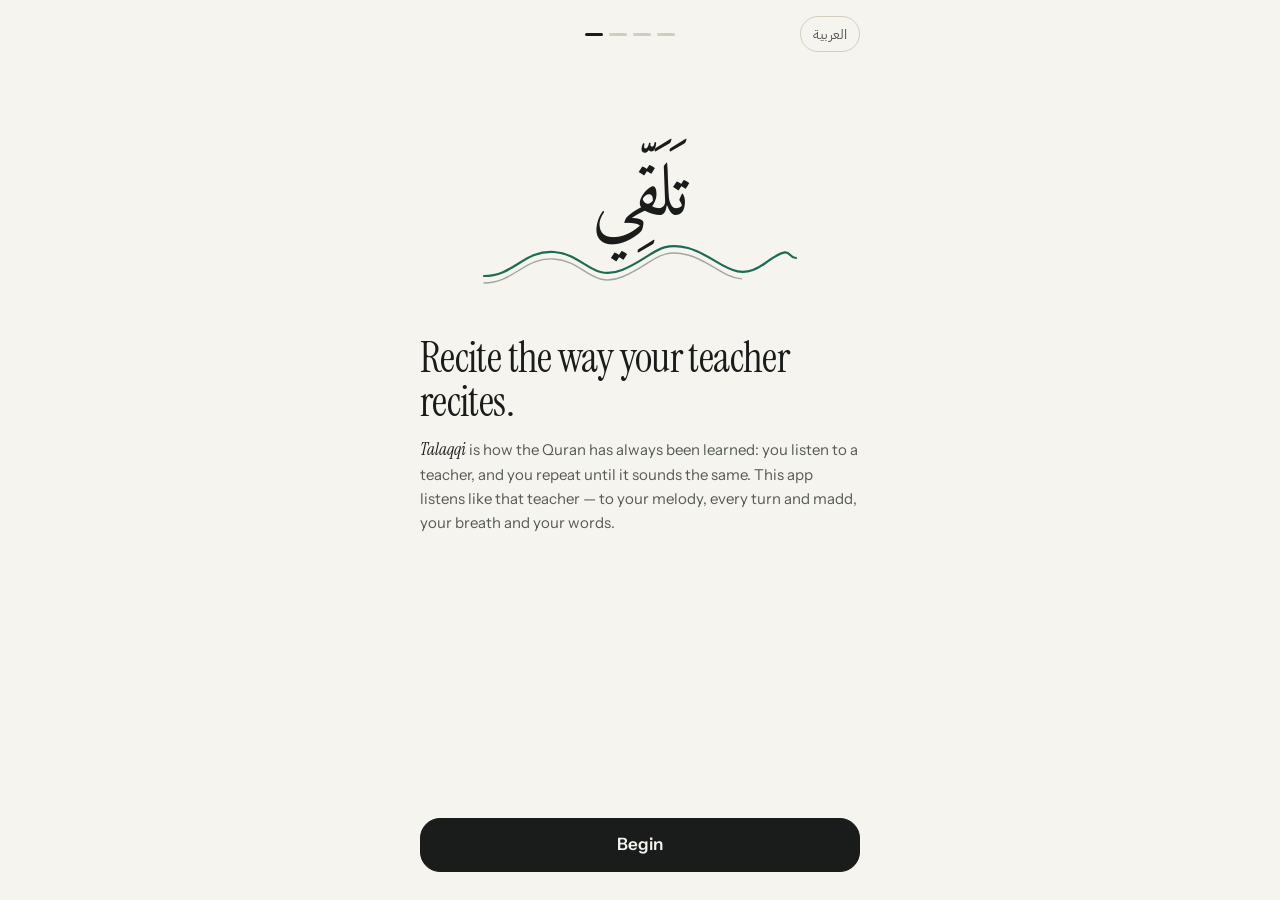
<file: index.html>
<!doctype html>
<html lang="en" data-theme="light">
  <head>
    <meta charset="utf-8" />
    <meta name="viewport" content="width=device-width, initial-scale=1, viewport-fit=cover, user-scalable=no" />
    <meta name="theme-color" content="#f6f4ef" />
    <meta name="description" content="Learn Quran recitation from your sheikh: melody, micro-pitch, timing, breath and pronunciation." />
    <meta name="apple-mobile-web-app-capable" content="yes" />
    <meta name="apple-mobile-web-app-status-bar-style" content="default" />
    <meta name="apple-mobile-web-app-title" content="Talaqqi" />
    <meta name="mobile-web-app-capable" content="yes" />
    <link rel="icon" href="/icons/favicon.svg" type="image/svg+xml" />
    <link rel="apple-touch-icon" href="/icons/icon-192.png" />
    <link rel="preload" href="/fonts/InstrumentSans.woff2" as="font" type="font/woff2" crossorigin />
    <link rel="preload" href="/fonts/InstrumentSerif.woff2" as="font" type="font/woff2" crossorigin />
    <link rel="preload" href="/fonts/AmiriQuran.woff2" as="font" type="font/woff2" crossorigin />
    <title>Talaqqi</title>
    <script>
      // apply the saved theme and language before first paint
      (function () {
        var s = {};
        try { s = JSON.parse(localStorage.getItem('talaqqi.settings') || '{}').state || {}; } catch (e) {}
        var t = s.theme || 'auto';
        if (t === 'auto') t = window.matchMedia && matchMedia('(prefers-color-scheme: dark)').matches ? 'dark' : 'light';
        document.documentElement.dataset.theme = t;
        document.querySelector('meta[name=theme-color]').content = t === 'dark' ? '#0f1211' : '#f6f4ef';
        var l = s.language || 'auto';
        if (l === 'auto') l = /^ar/i.test((navigator.languages && navigator.languages[0]) || navigator.language || '') ? 'ar' : 'en';
        document.documentElement.lang = l;
        document.documentElement.dir = l === 'ar' ? 'rtl' : 'ltr';
      })();
    </script>
    <!-- the app's own paper (or night) colour from the first frame: no white flash while it starts -->
    <style>html{background:#f6f4ef}html[data-theme=dark]{background:#0f1211}</style>
    <script type="module" crossorigin src="/assets/index-BVjQMKA_.js"></script>
    <link rel="modulepreload" crossorigin href="/assets/controls-CkNbW8nA.js">
    <link rel="modulepreload" crossorigin href="/assets/dist-CMedSjkm.js">
    <link rel="modulepreload" crossorigin href="/assets/preload-helper-BLdHbfdN.js">
    <link rel="stylesheet" crossorigin href="/assets/controls-EFWuZK3Z.css">
    <link rel="stylesheet" crossorigin href="/assets/index-l5VDCzlx.css">
  <link rel="manifest" href="/manifest.webmanifest"></head>
  <body>
    <div id="root"></div>
  </body>
</html>
</file>
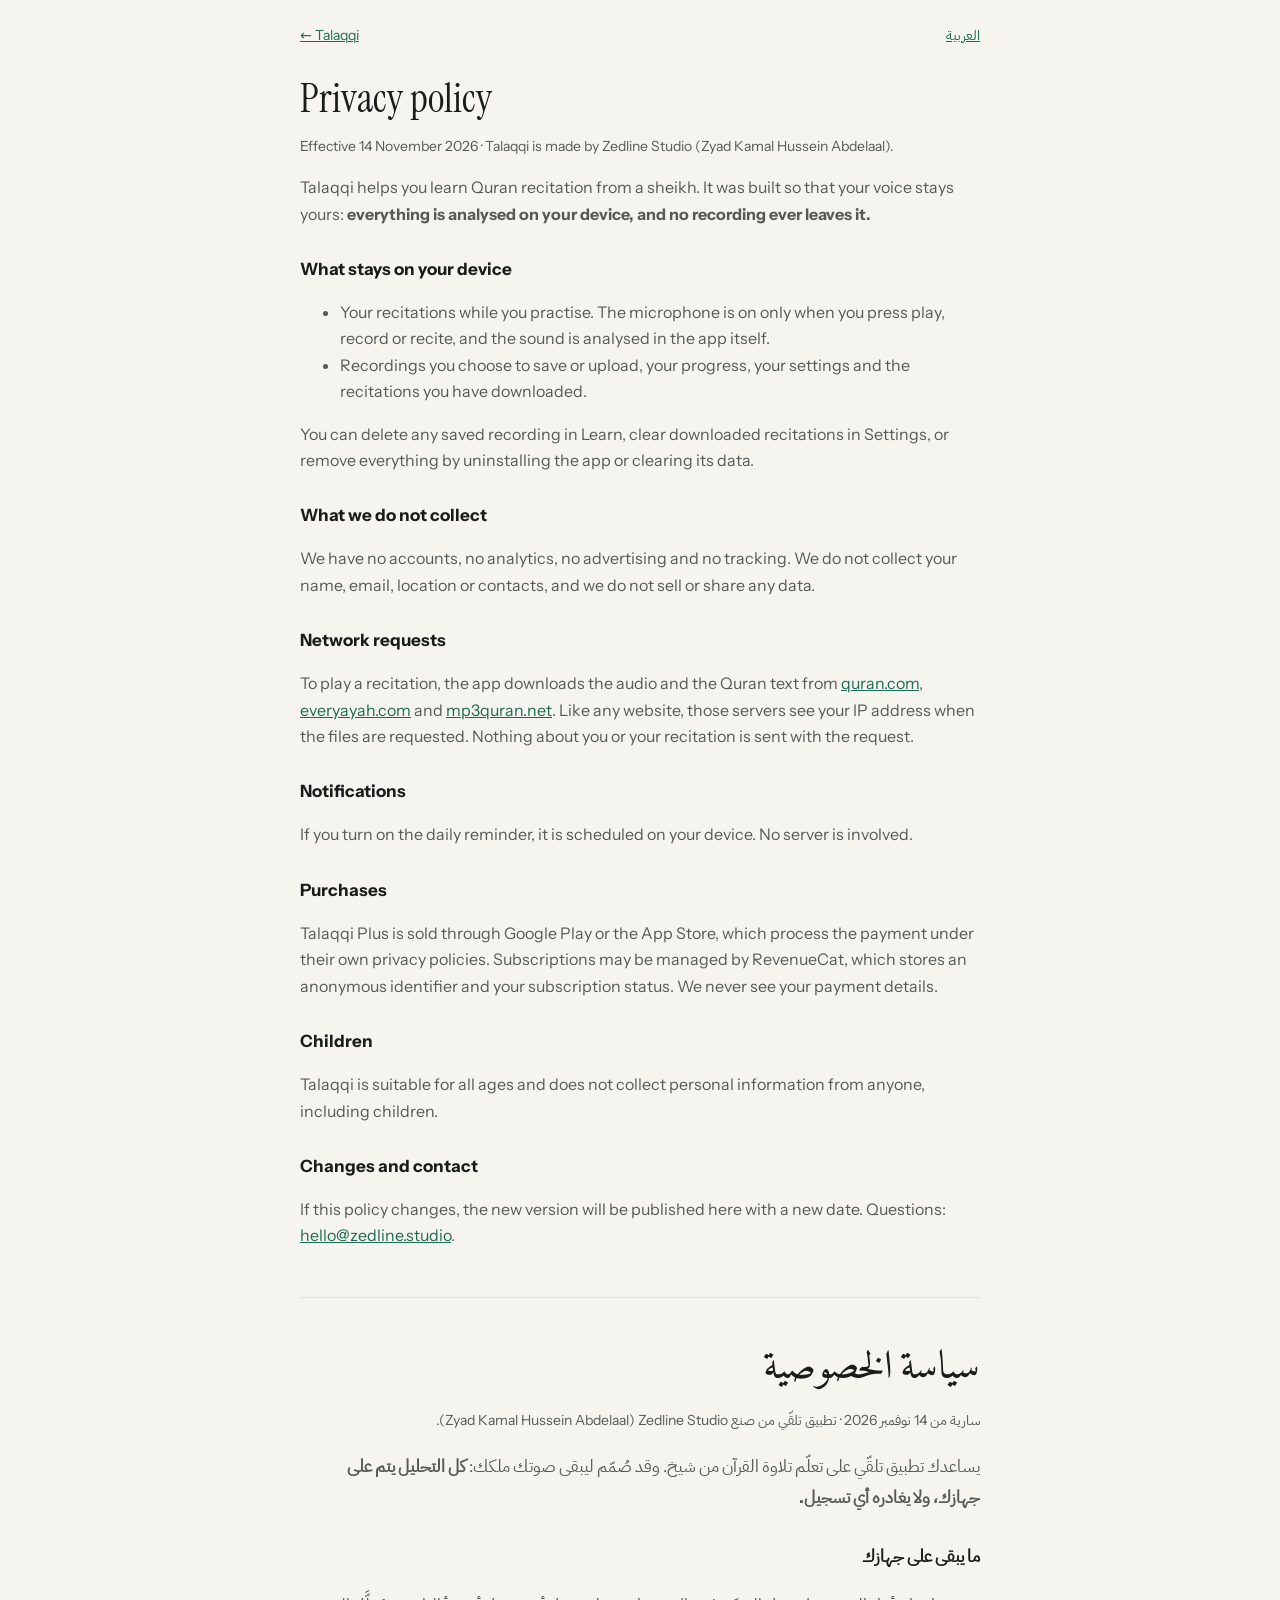
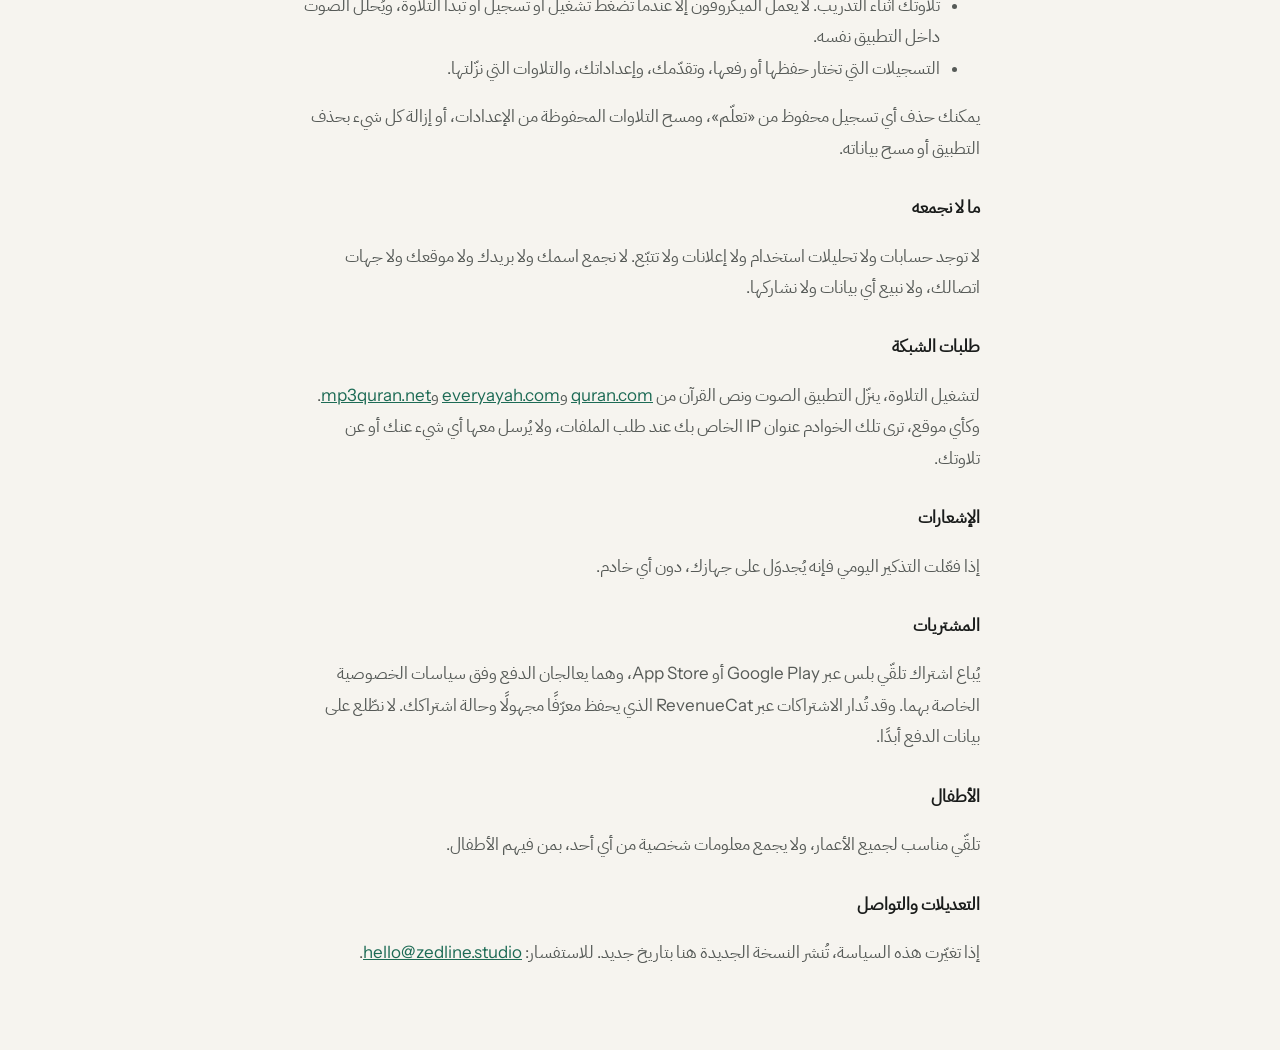
<file: privacy.html>
<!doctype html>
<html lang="en">
<head>
  <meta charset="utf-8" />
  <meta name="viewport" content="width=device-width, initial-scale=1, viewport-fit=cover" />
  <title>Privacy policy · Talaqqi</title>
  <link rel="icon" href="/icons/favicon.svg" type="image/svg+xml" />
  <style>
    :root { --bg: #f6f4ef; --ink: #1a1c1b; --ink2: #565a57; --line: #e6e1d6; --accent: #1d6b55; color-scheme: light dark; }
    @media (prefers-color-scheme: dark) { :root { --bg: #0f1211; --ink: #eceee9; --ink2: #a4aaa5; --line: #242a27; --accent: #6dc3a0; } }
    @font-face { font-family: 'Instrument Serif'; src: url('/fonts/InstrumentSerif.woff2') format('woff2'); }
    @font-face { font-family: 'Instrument Sans'; src: url('/fonts/InstrumentSans.woff2') format('woff2'); font-weight: 400 700; }
    @font-face { font-family: 'IBM Plex Sans Arabic'; src: url('/fonts/IBMPlexSansArabic-400.woff2') format('woff2'); }
    @font-face { font-family: 'Amiri'; src: url('/fonts/Amiri.woff2') format('woff2'); }
    body { margin: 0; background: var(--bg); color: var(--ink); font: 16px/1.65 'Instrument Sans', 'IBM Plex Sans Arabic', system-ui, sans-serif; }
    main { max-width: 680px; margin: 0 auto; padding: calc(env(safe-area-inset-top) + 24px) 22px 64px; }
    nav { display: flex; justify-content: space-between; gap: 12px; font-size: 14px; }
    a { color: var(--accent); }
    h1 { font: 400 40px/1.15 'Instrument Serif', 'Amiri', Georgia, serif; margin: 28px 0 4px; }
    h2 { font-size: 17px; margin: 28px 0 6px; }
    p, li { color: var(--ink2); }
    .date { font-size: 14px; color: var(--ink2); }
    section + section { border-top: 1px solid var(--line); margin-top: 48px; padding-top: 8px; }
    [dir='rtl'] { font-size: 17px; line-height: 1.85; }
    [dir='rtl'] h1 { line-height: 1.5; }
  </style>
</head>
<body>
<main>
  <nav><a href="/" onclick="if (history.length > 1) { history.back(); return false; }">← Talaqqi</a><a href="#ar">العربية</a></nav>

  <section>
    <h1>Privacy policy</h1>
    <p class="date">Effective 14 November 2026 · Talaqqi is made by Zedline Studio (Zyad Kamal Hussein Abdelaal).</p>
    <p>Talaqqi helps you learn Quran recitation from a sheikh. It was built so that your voice stays yours: <b>everything is analysed on your device, and no recording ever leaves it.</b></p>

    <h2>What stays on your device</h2>
    <ul>
      <li>Your recitations while you practise. The microphone is on only when you press play, record or recite, and the sound is analysed in the app itself.</li>
      <li>Recordings you choose to save or upload, your progress, your settings and the recitations you have downloaded.</li>
    </ul>
    <p>You can delete any saved recording in Learn, clear downloaded recitations in Settings, or remove everything by uninstalling the app or clearing its data.</p>

    <h2>What we do not collect</h2>
    <p>We have no accounts, no analytics, no advertising and no tracking. We do not collect your name, email, location or contacts, and we do not sell or share any data.</p>

    <h2>Network requests</h2>
    <p>To play a recitation, the app downloads the audio and the Quran text from <a href="https://quran.com">quran.com</a>, <a href="https://everyayah.com">everyayah.com</a> and <a href="https://mp3quran.net">mp3quran.net</a>. Like any website, those servers see your IP address when the files are requested. Nothing about you or your recitation is sent with the request.</p>

    <h2>Notifications</h2>
    <p>If you turn on the daily reminder, it is scheduled on your device. No server is involved.</p>

    <h2>Purchases</h2>
    <p>Talaqqi Plus is sold through Google Play or the App Store, which process the payment under their own privacy policies. Subscriptions may be managed by RevenueCat, which stores an anonymous identifier and your subscription status. We never see your payment details.</p>

    <h2>Children</h2>
    <p>Talaqqi is suitable for all ages and does not collect personal information from anyone, including children.</p>

    <h2>Changes and contact</h2>
    <p>If this policy changes, the new version will be published here with a new date. Questions: <a href="mailto:hello@zedline.studio">hello@zedline.studio</a>.</p>
  </section>

  <section id="ar" dir="rtl" lang="ar">
    <h1>سياسة الخصوصية</h1>
    <p class="date">سارية من 14 نوفمبر 2026 · تطبيق تلقّي من صنع <bdi>Zedline Studio</bdi> (<bdi>Zyad Kamal Hussein Abdelaal</bdi>).</p>
    <p>يساعدك تطبيق تلقّي على تعلّم تلاوة القرآن من شيخ. وقد صُمّم ليبقى صوتك ملكك: <b>كل التحليل يتم على جهازك، ولا يغادره أي تسجيل.</b></p>

    <h2>ما يبقى على جهازك</h2>
    <ul>
      <li>تلاوتك أثناء التدريب. لا يعمل الميكروفون إلا عندما تضغط تشغيل أو تسجيل أو تبدأ التلاوة، ويُحلَّل الصوت داخل التطبيق نفسه.</li>
      <li>التسجيلات التي تختار حفظها أو رفعها، وتقدّمك، وإعداداتك، والتلاوات التي نزّلتها.</li>
    </ul>
    <p>يمكنك حذف أي تسجيل محفوظ من «تعلّم»، ومسح التلاوات المحفوظة من الإعدادات، أو إزالة كل شيء بحذف التطبيق أو مسح بياناته.</p>

    <h2>ما لا نجمعه</h2>
    <p>لا توجد حسابات ولا تحليلات استخدام ولا إعلانات ولا تتبّع. لا نجمع اسمك ولا بريدك ولا موقعك ولا جهات اتصالك، ولا نبيع أي بيانات ولا نشاركها.</p>

    <h2>طلبات الشبكة</h2>
    <p>لتشغيل التلاوة، ينزّل التطبيق الصوت ونص القرآن من <a href="https://quran.com">quran.com</a> و<a href="https://everyayah.com">everyayah.com</a> و<a href="https://mp3quran.net">mp3quran.net</a>. وكأي موقع، ترى تلك الخوادم عنوان IP الخاص بك عند طلب الملفات، ولا يُرسل معها أي شيء عنك أو عن تلاوتك.</p>

    <h2>الإشعارات</h2>
    <p>إذا فعّلت التذكير اليومي فإنه يُجدوَل على جهازك، دون أي خادم.</p>

    <h2>المشتريات</h2>
    <p>يُباع اشتراك تلقّي بلس عبر Google Play أو App Store، وهما يعالجان الدفع وفق سياسات الخصوصية الخاصة بهما. وقد تُدار الاشتراكات عبر RevenueCat الذي يحفظ معرّفًا مجهولًا وحالة اشتراكك. لا نطّلع على بيانات الدفع أبدًا.</p>

    <h2>الأطفال</h2>
    <p>تلقّي مناسب لجميع الأعمار، ولا يجمع معلومات شخصية من أي أحد، بمن فيهم الأطفال.</p>

    <h2>التعديلات والتواصل</h2>
    <p>إذا تغيّرت هذه السياسة، تُنشر النسخة الجديدة هنا بتاريخ جديد. للاستفسار: <a href="mailto:hello@zedline.studio">hello@zedline.studio</a>.</p>
  </section>
</main>
</body>
</html>
</file>
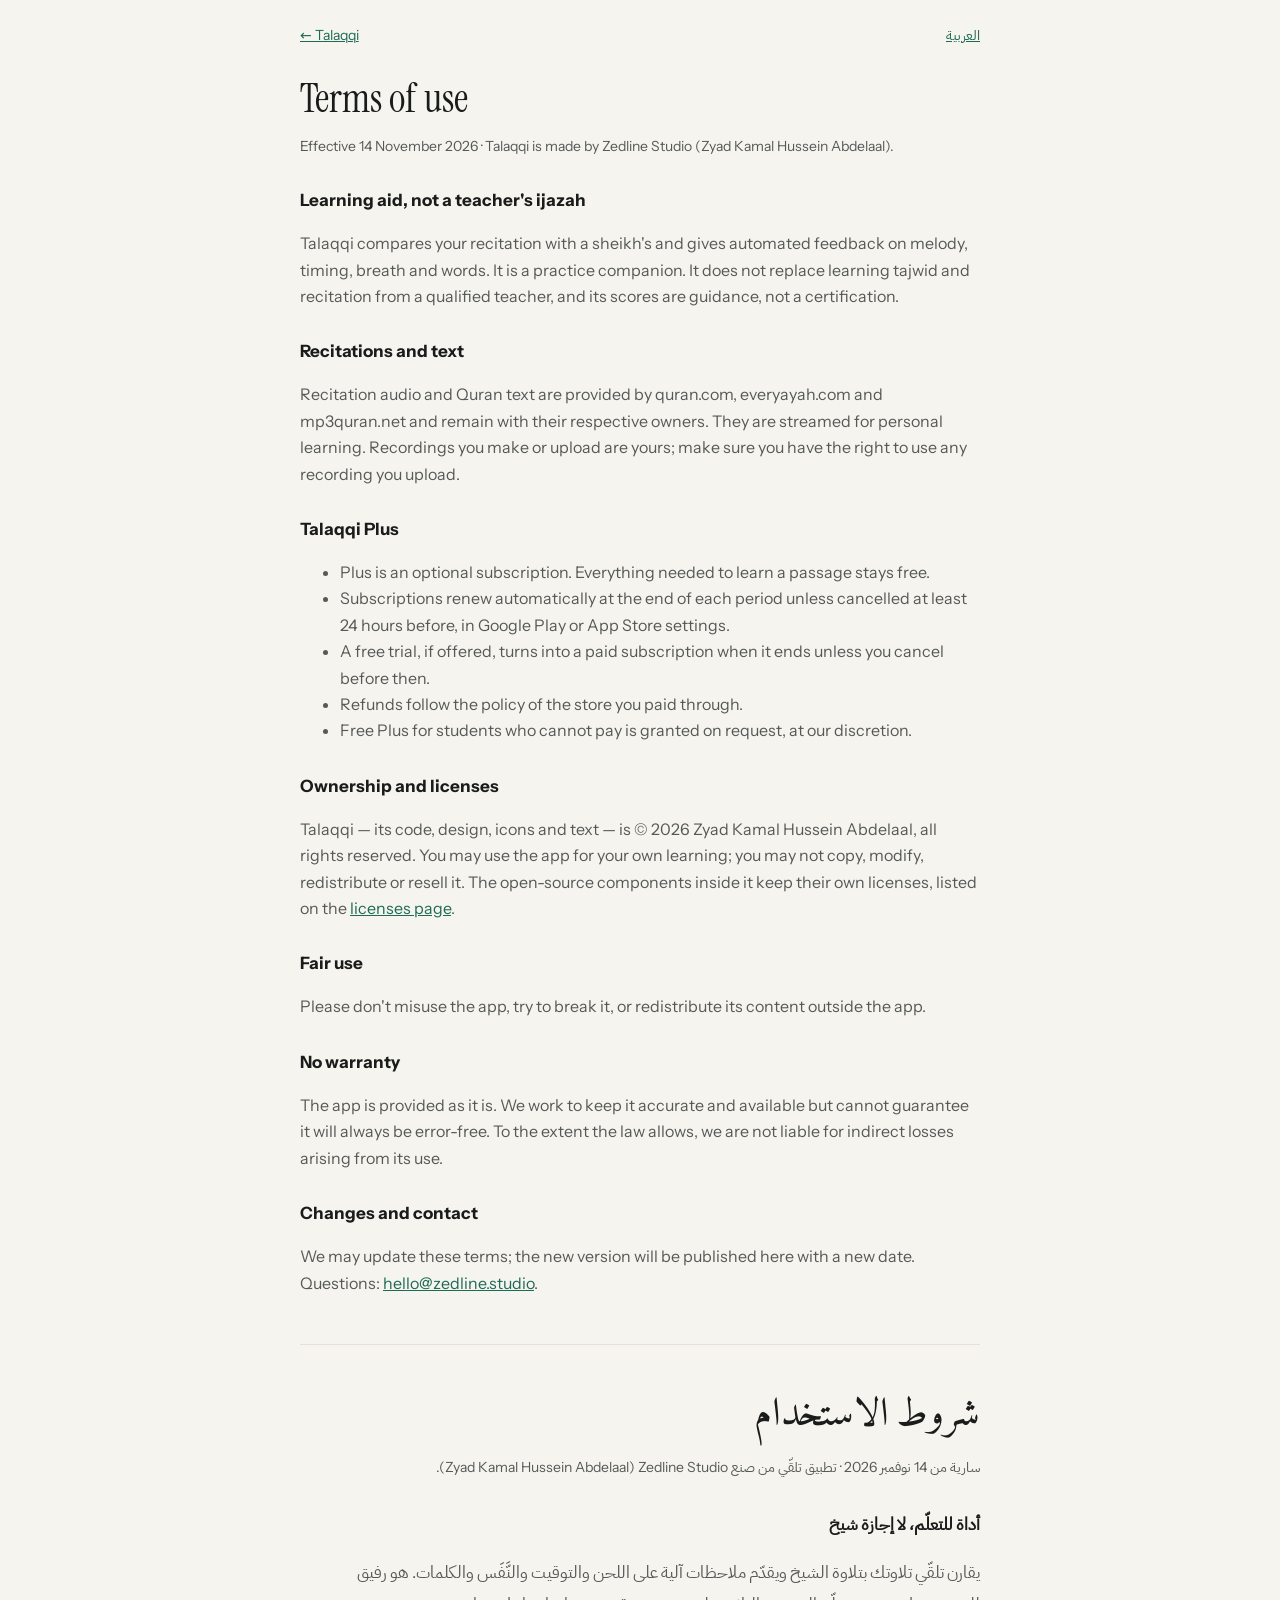
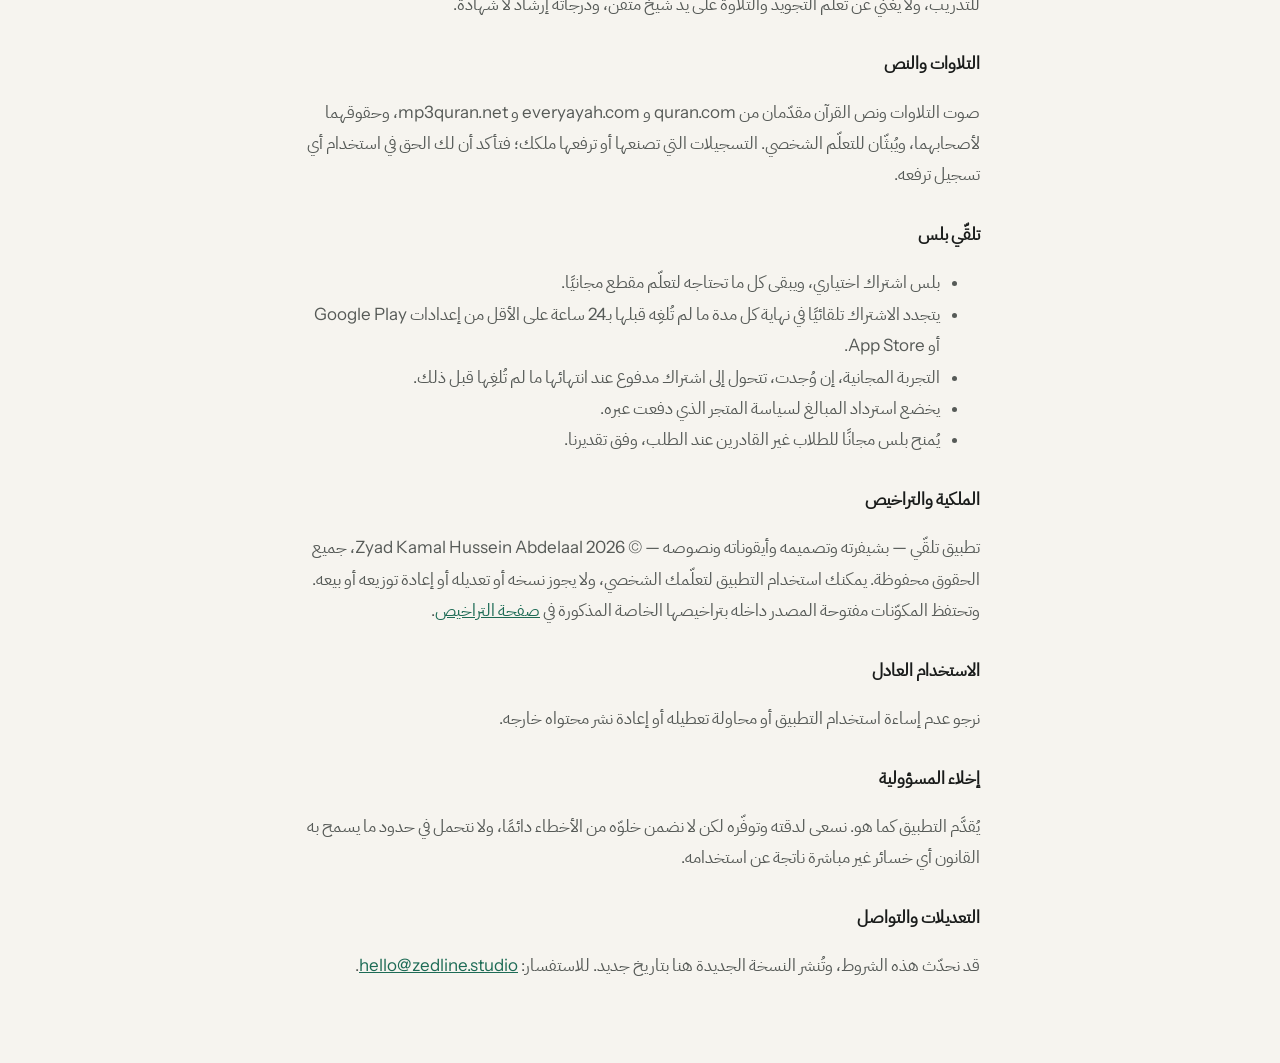
<file: terms.html>
<!doctype html>
<html lang="en">
<head>
  <meta charset="utf-8" />
  <meta name="viewport" content="width=device-width, initial-scale=1, viewport-fit=cover" />
  <title>Terms of use · Talaqqi</title>
  <link rel="icon" href="/icons/favicon.svg" type="image/svg+xml" />
  <style>
    :root { --bg: #f6f4ef; --ink: #1a1c1b; --ink2: #565a57; --line: #e6e1d6; --accent: #1d6b55; color-scheme: light dark; }
    @media (prefers-color-scheme: dark) { :root { --bg: #0f1211; --ink: #eceee9; --ink2: #a4aaa5; --line: #242a27; --accent: #6dc3a0; } }
    @font-face { font-family: 'Instrument Serif'; src: url('/fonts/InstrumentSerif.woff2') format('woff2'); }
    @font-face { font-family: 'Instrument Sans'; src: url('/fonts/InstrumentSans.woff2') format('woff2'); font-weight: 400 700; }
    @font-face { font-family: 'IBM Plex Sans Arabic'; src: url('/fonts/IBMPlexSansArabic-400.woff2') format('woff2'); }
    @font-face { font-family: 'Amiri'; src: url('/fonts/Amiri.woff2') format('woff2'); }
    body { margin: 0; background: var(--bg); color: var(--ink); font: 16px/1.65 'Instrument Sans', 'IBM Plex Sans Arabic', system-ui, sans-serif; }
    main { max-width: 680px; margin: 0 auto; padding: calc(env(safe-area-inset-top) + 24px) 22px 64px; }
    nav { display: flex; justify-content: space-between; gap: 12px; font-size: 14px; }
    a { color: var(--accent); }
    h1 { font: 400 40px/1.15 'Instrument Serif', 'Amiri', Georgia, serif; margin: 28px 0 4px; }
    h2 { font-size: 17px; margin: 28px 0 6px; }
    p, li { color: var(--ink2); }
    .date { font-size: 14px; color: var(--ink2); }
    section + section { border-top: 1px solid var(--line); margin-top: 48px; padding-top: 8px; }
    [dir='rtl'] { font-size: 17px; line-height: 1.85; }
    [dir='rtl'] h1 { line-height: 1.5; }
  </style>
</head>
<body>
<main>
  <nav><a href="/" onclick="if (history.length > 1) { history.back(); return false; }">← Talaqqi</a><a href="#ar">العربية</a></nav>

  <section>
    <h1>Terms of use</h1>
    <p class="date">Effective 14 November 2026 · Talaqqi is made by Zedline Studio (Zyad Kamal Hussein Abdelaal).</p>

    <h2>Learning aid, not a teacher's ijazah</h2>
    <p>Talaqqi compares your recitation with a sheikh's and gives automated feedback on melody, timing, breath and words. It is a practice companion. It does not replace learning tajwid and recitation from a qualified teacher, and its scores are guidance, not a certification.</p>

    <h2>Recitations and text</h2>
    <p>Recitation audio and Quran text are provided by quran.com, everyayah.com and mp3quran.net and remain with their respective owners. They are streamed for personal learning. Recordings you make or upload are yours; make sure you have the right to use any recording you upload.</p>

    <h2>Talaqqi Plus</h2>
    <ul>
      <li>Plus is an optional subscription. Everything needed to learn a passage stays free.</li>
      <li>Subscriptions renew automatically at the end of each period unless cancelled at least 24 hours before, in Google Play or App Store settings.</li>
      <li>A free trial, if offered, turns into a paid subscription when it ends unless you cancel before then.</li>
      <li>Refunds follow the policy of the store you paid through.</li>
      <li>Free Plus for students who cannot pay is granted on request, at our discretion.</li>
    </ul>

    <h2>Ownership and licenses</h2>
    <p>Talaqqi — its code, design, icons and text — is © 2026 Zyad Kamal Hussein Abdelaal, all rights reserved. You may use the app for your
      own learning; you may not copy, modify, redistribute or resell it. The open-source components inside it keep
      their own licenses, listed on the <a href="/licenses.html">licenses page</a>.</p>

    <h2>Fair use</h2>
    <p>Please don't misuse the app, try to break it, or redistribute its content outside the app.</p>

    <h2>No warranty</h2>
    <p>The app is provided as it is. We work to keep it accurate and available but cannot guarantee it will always be error-free. To the extent the law allows, we are not liable for indirect losses arising from its use.</p>

    <h2>Changes and contact</h2>
    <p>We may update these terms; the new version will be published here with a new date. Questions: <a href="mailto:hello@zedline.studio">hello@zedline.studio</a>.</p>
  </section>

  <section id="ar" dir="rtl" lang="ar">
    <h1>شروط الاستخدام</h1>
    <p class="date">سارية من 14 نوفمبر 2026 · تطبيق تلقّي من صنع <bdi>Zedline Studio</bdi> (<bdi>Zyad Kamal Hussein Abdelaal</bdi>).</p>

    <h2>أداة للتعلّم، لا إجازة شيخ</h2>
    <p>يقارن تلقّي تلاوتك بتلاوة الشيخ ويقدّم ملاحظات آلية على اللحن والتوقيت والنَّفَس والكلمات. هو رفيق للتدريب، ولا يغني عن تعلّم التجويد والتلاوة على يد شيخ متقن، ودرجاته إرشاد لا شهادة.</p>

    <h2>التلاوات والنص</h2>
    <p>صوت التلاوات ونص القرآن مقدّمان من quran.com و everyayah.com و mp3quran.net، وحقوقهما لأصحابهما، ويُبثّان للتعلّم الشخصي. التسجيلات التي تصنعها أو ترفعها ملكك؛ فتأكد أن لك الحق في استخدام أي تسجيل ترفعه.</p>

    <h2>تلقّي بلس</h2>
    <ul>
      <li>بلس اشتراك اختياري، ويبقى كل ما تحتاجه لتعلّم مقطع مجانيًا.</li>
      <li>يتجدد الاشتراك تلقائيًا في نهاية كل مدة ما لم تُلغِه قبلها بـ24 ساعة على الأقل من إعدادات Google Play أو App Store.</li>
      <li>التجربة المجانية، إن وُجدت، تتحول إلى اشتراك مدفوع عند انتهائها ما لم تُلغِها قبل ذلك.</li>
      <li>يخضع استرداد المبالغ لسياسة المتجر الذي دفعت عبره.</li>
      <li>يُمنح بلس مجانًا للطلاب غير القادرين عند الطلب، وفق تقديرنا.</li>
    </ul>

    <h2>الملكية والتراخيص</h2>
    <p>تطبيق تلقّي — بشيفرته وتصميمه وأيقوناته ونصوصه — © 2026 <bdi>Zyad Kamal Hussein Abdelaal</bdi>، جميع الحقوق محفوظة. يمكنك استخدام التطبيق
      لتعلّمك الشخصي، ولا يجوز نسخه أو تعديله أو إعادة توزيعه أو بيعه. وتحتفظ المكوّنات مفتوحة المصدر داخله بتراخيصها
      الخاصة المذكورة في <a href="/licenses.html">صفحة التراخيص</a>.</p>

    <h2>الاستخدام العادل</h2>
    <p>نرجو عدم إساءة استخدام التطبيق أو محاولة تعطيله أو إعادة نشر محتواه خارجه.</p>

    <h2>إخلاء المسؤولية</h2>
    <p>يُقدَّم التطبيق كما هو. نسعى لدقته وتوفّره لكن لا نضمن خلوّه من الأخطاء دائمًا، ولا نتحمل في حدود ما يسمح به القانون أي خسائر غير مباشرة ناتجة عن استخدامه.</p>

    <h2>التعديلات والتواصل</h2>
    <p>قد نحدّث هذه الشروط، وتُنشر النسخة الجديدة هنا بتاريخ جديد. للاستفسار: <a href="mailto:hello@zedline.studio">hello@zedline.studio</a>.</p>
  </section>
</main>
</body>
</html>
</file>
<file: assets/controls-EFWuZK3Z.css>
._btn_1aqku_3{justify-content:center;align-items:center;gap:var(--s-2);min-height:44px;padding:0 var(--s-5);border-radius:var(--r-md);border:1px solid var(--line-strong);background:var(--bg-elev);color:var(--ink);font-weight:600;font-size:var(--t-md);letter-spacing:-.005em;white-space:nowrap;transition:background var(--dur) var(--ease), border-color var(--dur) var(--ease), transform .15s var(--ease), opacity var(--dur);display:inline-flex}._btn_1aqku_3:active{transform:scale(.97)}._btn_1aqku_3:disabled{opacity:.4;pointer-events:none}._primary_1aqku_21{background:var(--accent);border-color:var(--accent);color:var(--accent-ink)}._ink_1aqku_23{background:var(--ink);border-color:var(--ink);color:var(--bg)}._ghost_1aqku_25{color:var(--ink-2);background:0 0;border-color:#0000}._ghost_1aqku_25:active{background:var(--bg-sunken)}@media (hover:hover){._btn_1aqku_3:hover{border-color:var(--ink-3)}._primary_1aqku_21:hover{background:var(--accent-hover);border-color:var(--accent-hover)}._ink_1aqku_23:hover{opacity:.9;border-color:var(--ink)}._ghost_1aqku_25:hover{background:var(--bg-sunken);color:var(--ink);border-color:#0000}}._danger_1aqku_43{color:var(--bad)}._sm_1aqku_45{min-height:34px;padding:0 var(--s-3);font-size:var(--t-sm);border-radius:var(--r-sm)}._lg_1aqku_47{min-height:54px;padding:0 var(--s-6);font-size:var(--t-lg);border-radius:var(--r-lg)}._wide_1aqku_49{width:100%}._iconBtn_1aqku_53{border-radius:var(--r-pill);width:40px;height:40px;color:var(--ink-2);transition:background var(--dur) var(--ease), color var(--dur) var(--ease), transform .15s var(--ease);background:0 0;border:0;place-items:center;display:inline-grid;position:relative}._iconBtn_1aqku_53:before{content:"";position:absolute;inset:-4px}@media (hover:hover){._iconBtn_1aqku_53:hover{background:var(--bg-sunken);color:var(--ink)}}._iconBtn_1aqku_53:active{background:var(--bg-sunken);transform:scale(.92)}._iconBtn_1aqku_53:disabled{opacity:.3;pointer-events:none}._iconBtn_1aqku_53._on_1aqku_73{color:var(--accent);background:var(--accent-soft)}._seg_1aqku_79{border-radius:var(--r-md);background:var(--bg-sunken);grid-auto-columns:1fr;grid-auto-flow:column;padding:3px;display:inline-grid;position:relative}._segBtn_1aqku_81{z-index:1;font-weight:600;font-size:var(--t-sm);color:var(--ink-3);white-space:nowrap;transition:color var(--dur) var(--ease);background:0 0;border:0;border-radius:11px;padding:8px 14px;position:relative}._segBtn_1aqku_81[aria-checked=true]{color:var(--ink)}._segInk_1aqku_85{z-index:-1;background:var(--bg-elev);box-shadow:var(--shadow-1), 0 0 0 1px var(--line);border-radius:11px;position:absolute;inset:0}._segSmall_1aqku_87 ._segBtn_1aqku_81{font-size:var(--t-xs);padding:6px 11px}._switch_1aqku_93{background:var(--line-strong);width:46px;height:28px;transition:background var(--dur) var(--ease);border:0;border-radius:14px;flex:none;position:relative}._switch_1aqku_93:after{content:"";top:3px;width:22px;height:22px;transition:transform .3s var(--ease);background:#fff;border-radius:50%;position:absolute;inset-inline-start:3px;box-shadow:0 1px 3px #0003}._switch_1aqku_93[aria-checked=true]{background:var(--accent)}._switch_1aqku_93[aria-checked=true]:after{transform:translate(18px)}._slider_1aqku_103{appearance:none;cursor:pointer;background:0 0;width:100%;height:28px}._slider_1aqku_103::-webkit-slider-runnable-track{background:linear-gradient(90deg, var(--ink) var(--fill,50%), var(--line-strong) var(--fill,50%));border-radius:2px;height:4px}._slider_1aqku_103::-moz-range-track{background:var(--line-strong);border-radius:2px;height:4px}._slider_1aqku_103::-moz-range-progress{background:var(--ink);border-radius:2px;height:4px}._slider_1aqku_103::-webkit-slider-thumb{-webkit-appearance:none;background:var(--bg-elev);border:1px solid var(--line-strong);border-radius:50%;width:20px;height:20px;margin-top:-8px;box-shadow:0 1px 4px #00000026}._slider_1aqku_103::-moz-range-thumb{background:var(--bg-elev);border:1px solid var(--line-strong);border-radius:50%;width:18px;height:18px}._select_1aqku_117{appearance:none;border-radius:var(--r-md);background:var(--bg-elev) url("data:image/svg+xml,%3Csvg xmlns='http://www.w3.org/2000/svg' viewBox='0 0 24 24' fill='none' stroke='%238e928e' stroke-width='2' stroke-linecap='round'%3E%3Cpath d='M6 9l6 6 6-6'/%3E%3C/svg%3E") no-repeat right 12px center / 15px;border:1px solid var(--line-strong);width:100%;min-height:44px;transition:border-color var(--dur);outline:none;padding:0 36px 0 14px}._select_1aqku_117:focus{border-color:var(--ink-3)}._select_1aqku_117 option{background:var(--bg-elev);color:var(--ink)}._input_1aqku_131{border-radius:var(--r-md);background:var(--bg-elev);border:1px solid var(--line-strong);width:100%;min-height:46px;transition:border-color var(--dur);outline:none;padding:0 16px}._input_1aqku_131::placeholder{color:var(--ink-3)}._input_1aqku_131:focus{border-color:var(--ink-3)}._card_1aqku_141{background:var(--bg-elev);border:1px solid var(--line);border-radius:var(--r-lg);box-shadow:var(--shadow-1)}._chip_1aqku_143{border-radius:var(--r-pill);background:var(--bg-sunken);height:26px;font-size:var(--t-xs);color:var(--ink-2);white-space:nowrap;align-items:center;gap:5px;padding:0 10px;display:inline-flex}._chip_1aqku_143 b{color:var(--ink);font-weight:600}._chipGold_1aqku_147{background:var(--gold-soft);color:var(--gold)}._chipGold_1aqku_147 b{color:var(--gold)}._chipAccent_1aqku_151{background:var(--accent-soft);color:var(--accent)}._list_1aqku_155{background:var(--bg-elev);border:1px solid var(--line);border-radius:var(--r-lg);overflow:hidden}._row_1aqku_157{align-items:center;gap:var(--s-3);width:100%;min-height:56px;padding:10px var(--s-4);text-align:start;color:inherit;transition:background var(--dur) var(--ease);background:0 0;border:0;display:flex}._row_1aqku_157+._row_1aqku_157{box-shadow:inset 0 1px 0 var(--line)}@media (hover:hover){button._row_1aqku_157:hover,a._row_1aqku_157:hover{background:var(--bg-sunken)}}button._row_1aqku_157:active,a._row_1aqku_157:active,label._row_1aqku_157:active{background:var(--bg-sunken);transition-duration:0s}._rowMain_1aqku_171{flex-direction:column;flex:1;gap:1px;min-width:0;display:flex}._rowTitle_1aqku_175{overflow-wrap:anywhere;-webkit-line-clamp:2;-webkit-box-orient:vertical;font-weight:600;line-height:1.35;display:-webkit-box;overflow:hidden}._rowSub_1aqku_177{font-size:var(--t-sm);color:var(--ink-3);-webkit-line-clamp:2;-webkit-box-orient:vertical;line-height:1.4;display:-webkit-box;overflow:hidden}._rowEnd_1aqku_179{align-items:center;gap:var(--s-2);color:var(--ink-3);flex:none;display:flex}@media (max-width:560px){._row_1aqku_157:has(._seg_1aqku_79){row-gap:var(--s-3);flex-wrap:wrap;padding-block:14px}._row_1aqku_157:has(._seg_1aqku_79)>._rowEnd_1aqku_179{flex-basis:100%}._row_1aqku_157:has(._seg_1aqku_79)>._rowEnd_1aqku_179>*{flex:1;width:100%;max-width:none}._row_1aqku_157:has(._seg_1aqku_79)>._rowEnd_1aqku_179 ._seg_1aqku_79{flex:1;width:100%;max-width:none}._row_1aqku_157:has(._seg_1aqku_79) ._segBtn_1aqku_81{font-size:var(--t-sm);padding-block:9px}}._btn_1aqku_3,._iconBtn_1aqku_53,._segBtn_1aqku_81,._row_1aqku_157,._switch_1aqku_93,._chip_1aqku_143,._plusBadge_1aqku_201{-webkit-user-select:none;user-select:none;-webkit-touch-callout:none}._sectionLabel_1aqku_205{font-size:var(--t-xs);letter-spacing:.08em;text-transform:uppercase;color:var(--ink-3);margin:0 0 var(--s-2);margin-inline-start:var(--s-1);font-weight:600}._pageHead_1aqku_211{justify-content:space-between;align-items:flex-end;gap:var(--s-4);padding:var(--s-6) 0 0;display:flex}._pageTitle_1aqku_213{font-family:var(--font-display);font-size:var(--t-display);letter-spacing:-.015em;font-weight:400;line-height:1.05}._pageSub_1aqku_215{color:var(--ink-2);font-size:var(--t-sm);margin-top:6px}._scrim_1aqku_221{z-index:50;background:var(--scrim);position:fixed;inset:0}._sheetWrap_1aqku_223{z-index:51;pointer-events:none;place-items:end center;display:grid;position:fixed;inset:0}@media (min-width:720px){._sheetWrap_1aqku_223{padding:var(--s-4);place-items:center}}._sheet_1aqku_223{pointer-events:auto;overscroll-behavior:contain;background:var(--bg-elev);border-radius:var(--r-xl) var(--r-xl) 0 0;width:min(520px,100%);max-height:min(92dvh,100%);box-shadow:var(--shadow-2);padding:var(--s-3) var(--s-6) calc(var(--s-6) + var(--safe-bottom));position:relative;overflow-y:auto}@media (min-width:720px){._sheet_1aqku_223{border-radius:var(--r-xl);padding:var(--s-8)}}._sheetTall_1aqku_241{flex-direction:column;height:min(92dvh,100%);padding-bottom:0;display:flex;overflow:hidden}@media (min-width:720px){._sheetTall_1aqku_241{height:min(760px,100%);padding-bottom:0}}._grabZone_1aqku_247{margin:calc(-1 * var(--s-3)) calc(-1 * var(--s-6)) var(--s-2);padding:var(--s-3) 0 var(--s-3);cursor:grab}._grabber_1aqku_249{background:var(--line-strong);border-radius:3px;width:40px;height:5px;margin:0 auto}@media (min-width:720px){._grabZone_1aqku_247{display:none}}._sheetClose_1aqku_253{top:12px;position:absolute;inset-inline-end:12px}._toasts_1aqku_259{left:50%;bottom:calc(var(--tabbar-h) + var(--s-4) + var(--safe-bottom));z-index:60;gap:var(--s-2);pointer-events:none;flex-direction:column;align-items:center;width:min(460px,100% - 32px);display:flex;position:fixed;transform:translate(-50%)}@media (min-width:960px){._toasts_1aqku_259{bottom:var(--s-6)}}._toast_1aqku_259{pointer-events:auto;border-radius:var(--r-md);background:var(--ink);color:var(--bg);box-shadow:var(--shadow-2);font-size:var(--t-sm);padding:12px 18px;font-weight:500}._toastErr_1aqku_265{background:var(--bad);color:#fff}._ring_1aqku_271{place-items:center;display:grid;position:relative}._ring_1aqku_271 svg{transform:rotate(-90deg)}._ringNum_1aqku_275{font-family:var(--font-display);font-variant-numeric:tabular-nums;letter-spacing:-.02em;justify-content:center;align-items:center;display:flex;position:absolute;inset:0}._ringNum_1aqku_275 small{font-family:var(--font);color:var(--ink-3);margin-top:.6em;margin-inline-start:2px;font-size:.32em}._bar_1aqku_279{background:var(--bg-sunken);border-radius:2px;height:4px;overflow:hidden}._barFill_1aqku_281{background:var(--accent);transform-origin:0;border-radius:2px;height:100%}._loader_1aqku_285{align-items:center;gap:6px;height:28px;display:flex}._loader_1aqku_285 i{background:var(--accent);border-radius:2px;width:4px;height:100%;animation:1.1s ease-in-out infinite _eq_1aqku_1}._loader_1aqku_285 i:nth-child(2){animation-delay:-.9s}._loader_1aqku_285 i:nth-child(3){animation-delay:-.7s}._loader_1aqku_285 i:nth-child(4){animation-delay:-.5s}._loader_1aqku_285 i:nth-child(5){animation-delay:-.3s}@keyframes _eq_1aqku_1{0%,to{transform:scaleY(.3)}50%{transform:scaleY(1)}}._field_1aqku_301{flex-direction:column;gap:6px;min-width:0;display:flex}._fieldLabel_1aqku_303{font-size:var(--t-xs);color:var(--ink-3);font-weight:600}._star_1aqku_309{color:var(--ink-3);flex:none;place-items:center;display:grid;position:relative}._star_1aqku_309 svg{width:100%;height:100%;position:absolute;inset:0}._star_1aqku_309 span{color:var(--ink-2);font-variant-numeric:tabular-nums;font-size:12px;font-weight:600;position:relative}._plusBadge_1aqku_201{border-radius:var(--r-pill);background:var(--gold-soft);height:20px;color:var(--gold);letter-spacing:.02em;align-items:center;gap:4px;padding:0 7px;font-size:11px;font-weight:700;display:inline-flex}:root[dir=rtl] ._switch_1aqku_93[aria-checked=true]:after{transform:translate(-18px)}:root[dir=rtl] ._select_1aqku_117{background-position:12px;padding:0 14px 0 36px}:root[dir=rtl] ._slider_1aqku_103::-webkit-slider-runnable-track{background:linear-gradient(270deg, var(--ink) var(--fill,50%), var(--line-strong) var(--fill,50%))}:root[dir=rtl] ._barFill_1aqku_281{transform-origin:100%}
</file>
<file: assets/index-l5VDCzlx.css>
._wrap_1jk8t_1{gap:var(--s-4);padding-top:var(--s-2);flex-direction:column;display:flex}._eyebrow_1jk8t_3{font-size:var(--t-xs);letter-spacing:.1em;text-transform:uppercase;color:var(--gold);font-weight:600}._title_1jk8t_5{font-family:var(--font-display);letter-spacing:-.015em;margin-top:-6px;padding-inline-end:32px;font-size:34px;font-weight:400;line-height:1.05}._lead_1jk8t_7{color:var(--ink-2);margin-top:-6px}._features_1jk8t_11{gap:2px;margin:0;padding:0;list-style:none;display:grid}._features_1jk8t_11 li{gap:var(--s-3);border-radius:var(--r-md);transition:background var(--dur);margin:0 -12px;padding:10px 12px;display:flex}._features_1jk8t_11 li>span:last-child{flex-direction:column;gap:1px;display:flex}._features_1jk8t_11 b{font-weight:600}._features_1jk8t_11 small{color:var(--ink-3);font-size:var(--t-sm);line-height:1.4}._featureOn_1jk8t_21{background:var(--gold-soft)}._featureIcon_1jk8t_23{border:1px solid var(--line-strong);width:34px;height:34px;color:var(--ink-2);border-radius:50%;flex:none;place-items:center;display:grid}._featureOn_1jk8t_21 ._featureIcon_1jk8t_23{background:var(--bg-elev);color:var(--gold);border-color:#0000}._plans_1jk8t_29{gap:var(--s-2);display:grid}._plan_1jk8t_29{align-items:center;gap:var(--s-3);border-radius:var(--r-md);border:1px solid var(--line-strong);background:var(--bg-elev);text-align:start;transition:border-color var(--dur), box-shadow var(--dur);padding:14px 16px;display:flex;position:relative}._plan_1jk8t_29[aria-checked=true]{border-color:var(--ink);box-shadow:inset 0 0 0 1px var(--ink)}._radio_1jk8t_41{border:1.5px solid var(--line-strong);width:18px;height:18px;transition:border var(--dur);border-radius:50%;flex:none}._plan_1jk8t_29[aria-checked=true] ._radio_1jk8t_41{border:5.5px solid var(--ink)}._planMain_1jk8t_45{flex-direction:column;flex:1;min-width:0;display:flex}._planMain_1jk8t_45 b{font-weight:600}._planMain_1jk8t_45 small{color:var(--ink-3);font-size:var(--t-sm)}._planPrice_1jk8t_51{font-variant-numeric:tabular-nums;white-space:nowrap;font-weight:600}._planPrice_1jk8t_51 small{color:var(--ink-3);font-weight:400;font-size:var(--t-sm)}._planBadge_1jk8t_55{top:-9px;border-radius:var(--r-pill);background:var(--gold);color:#fff;letter-spacing:.02em;padding:1px 8px;font-size:11px;font-weight:700;position:absolute;inset-inline-end:14px}:root[data-theme=dark] ._planBadge_1jk8t_55{color:#1a1408}._fine_1jk8t_61{font-size:var(--t-xs);color:var(--ink-3);text-align:center;margin-top:-6px;line-height:1.5}._links_1jk8t_63{font-size:var(--t-sm);flex-wrap:wrap;justify-content:center;gap:6px 18px;display:flex}._links_1jk8t_63 button,._links_1jk8t_63 a{color:var(--ink-2);text-decoration:underline;-webkit-text-decoration-color:var(--line-strong);text-decoration-color:var(--line-strong);text-underline-offset:3px;background:0 0;border:0;padding:0}@media (hover:hover){._links_1jk8t_63 button:hover,._links_1jk8t_63 a:hover{color:var(--ink)}}._links_1jk8t_63 button:active,._links_1jk8t_63 a:active{color:var(--ink)}._note_1jk8t_73{align-items:center;gap:var(--s-2);border-radius:var(--r-md);background:var(--gold-soft);color:var(--gold);font-size:var(--t-sm);padding:10px 14px;display:flex}._note_1jk8t_73 span{color:var(--ink-2);flex:1}._note_1jk8t_73 button{color:var(--gold);white-space:nowrap;background:0 0;border:0;padding:0;font-weight:600}._fine_1jk8t_61 a{color:inherit;text-underline-offset:2px;text-decoration:underline}._switch_1jk8t_87{color:var(--accent);font-weight:600;font-size:var(--t-sm);background:0 0;border:0;align-self:center;margin-top:-6px}._code_1jk8t_89{border-radius:var(--r-md);border:1px solid var(--line-strong);background:var(--bg-elev);letter-spacing:.02em;word-break:break-all;resize:vertical;outline:none;width:100%;min-height:96px;padding:12px 14px;font:500 14px/1.5 ui-monospace,Cascadia Mono,Menlo,Consolas,monospace}._code_1jk8t_89:focus{border-color:var(--ink-3)}._shell_j04p8_1{min-height:100dvh;padding-top:var(--safe-top);--gutter:20px}._shell_j04p8_1:before{content:"";z-index:40;height:var(--safe-top);background:var(--bg);pointer-events:none;position:fixed;top:0;left:0;right:0}._side_j04p8_11{display:none}._brand_j04p8_13{padding:0 var(--s-3);color:var(--ink);align-items:center;gap:10px;display:flex}._brand_j04p8_13 svg{color:var(--accent)}._brand_j04p8_13 span{font-family:var(--font-display);letter-spacing:-.01em;font-size:26px;line-height:1}._sideNav_j04p8_21{margin-top:var(--s-8);flex-direction:column;gap:2px;display:flex}._sideLink_j04p8_23{align-items:center;gap:var(--s-3);height:42px;padding:0 var(--s-3);border-radius:var(--r-sm);color:var(--ink-2);transition:color var(--dur);font-weight:500;display:flex;position:relative}@media (hover:hover){._sideLink_j04p8_23:hover{color:var(--ink)}}._sideLink_j04p8_23[aria-current=page]{color:var(--ink);font-weight:600}._sideLink_j04p8_23>svg,._sideLink_j04p8_23>span{z-index:1;position:relative}._sideInk_j04p8_37{border-radius:var(--r-sm);background:var(--bg-sunken);position:absolute;inset:0}._sideFoot_j04p8_41{gap:var(--s-3);flex-direction:column;align-items:flex-start;margin-top:auto;display:flex}._plusCard_j04p8_43{align-items:flex-start;gap:var(--s-2);padding:var(--s-4);border-radius:var(--r-md);border:1px solid var(--line);background:var(--bg-elev);flex-direction:column;display:flex}._plusCard_j04p8_43 p{font-size:var(--t-sm);color:var(--ink-2);line-height:1.45}._plusEyebrow_j04p8_47{letter-spacing:.1em;text-transform:uppercase;color:var(--gold);font-size:11px;font-weight:700}._member_j04p8_49{padding:0 var(--s-3);font-size:var(--t-sm);color:var(--gold);align-items:center;gap:6px;font-weight:600;display:inline-flex}._main_j04p8_55{width:100%;max-width:calc(var(--content-w) + 40px);padding:0 var(--gutter) calc(var(--tabbar-h) + var(--s-10) + var(--safe-bottom));margin:0 auto;overflow-x:clip}._page_j04p8_63{min-height:60vh}._pageIn_j04p8_69{animation:_pageIn_j04p8_69 .22s var(--ease) both}@keyframes _pageIn_j04p8_69{0%{opacity:0;transform:translateY(6px)}}._pagePush_j04p8_73{animation:_pagePush_j04p8_73 .34s var(--ease) both}@keyframes _pagePush_j04p8_73{0%{opacity:.3;transform:translateX(calc(var(--dir) * 34%))}}._pageBack_j04p8_77{animation:_pageBack_j04p8_77 .3s var(--ease) both}@keyframes _pageBack_j04p8_77{0%{opacity:.3;transform:translateX(calc(var(--dir) * -24%))}}._tabs_j04p8_85{z-index:30;height:calc(var(--tabbar-h) + var(--safe-bottom));padding-bottom:var(--safe-bottom);background:color-mix(in srgb, var(--bg) 96%, transparent);border-top:1px solid var(--line);-webkit-backdrop-filter:saturate(1.4)blur(20px);backdrop-filter:saturate(1.4)blur(20px);grid-template-columns:repeat(4,1fr);display:grid;position:fixed;bottom:0;left:0;right:0}._tab_j04p8_85{color:var(--ink-3);transition:color var(--dur);-webkit-user-select:none;user-select:none;-webkit-touch-callout:none;flex-direction:column;justify-content:center;align-items:center;gap:2px;font-size:11px;font-weight:500;display:flex}._tabIcon_j04p8_107{width:54px;height:30px;transition:background var(--dur) var(--ease), color var(--dur) var(--ease);border-radius:15px;place-items:center;display:grid}._tab_j04p8_85[aria-current=page]{color:var(--ink);font-weight:600}._tab_j04p8_85[aria-current=page] ._tabIcon_j04p8_107{background:var(--accent-soft);color:var(--accent)}._tab_j04p8_85:active ._tabIcon_j04p8_107{background:var(--bg-sunken)}._shell_j04p8_1[data-focus] ._tabs_j04p8_85{display:none}._shell_j04p8_1[data-focus] ._main_j04p8_55{max-width:1240px;padding-bottom:calc(var(--s-6) + var(--safe-bottom))}@media (min-width:960px){._shell_j04p8_1{grid-template-columns:248px minmax(0,1fr);display:grid}._side_j04p8_11{height:100dvh;padding:var(--s-8) var(--s-4) var(--s-5);border-inline-end:1px solid var(--line);flex-direction:column;display:flex;position:sticky;top:0}._tabs_j04p8_85{display:none}._shell_j04p8_1{--gutter:40px}._main_j04p8_55{padding:var(--s-4) var(--gutter) var(--s-10);max-width:calc(var(--content-w) + 80px)}._shell_j04p8_1[data-focus]{grid-template-columns:minmax(0,1fr)}._shell_j04p8_1[data-focus] ._side_j04p8_11{display:none}._shell_j04p8_1[data-focus] ._main_j04p8_55{padding-top:var(--s-4)}}._error_j04p8_155{justify-content:center;align-items:center;gap:var(--s-3);min-height:100dvh;padding:var(--s-6);text-align:center;flex-direction:column;display:flex}._error_j04p8_155 h1{font-family:var(--font-display);font-size:34px;font-weight:400}._error_j04p8_155 p{color:var(--ink-2);max-width:360px}._errorActions_j04p8_161{gap:var(--s-2);margin-top:var(--s-3);display:flex}@font-face{font-family:Instrument Sans;src:url(/fonts/InstrumentSans.woff2)format("woff2");font-weight:400 700;font-display:swap}@font-face{font-family:Instrument Serif;src:url(/fonts/InstrumentSerif.woff2)format("woff2");font-display:swap}@font-face{font-family:Instrument Serif;src:url(/fonts/InstrumentSerif-Italic.woff2)format("woff2");font-style:italic;font-display:swap}@font-face{font-family:IBM Plex Sans Arabic;src:url(/fonts/IBMPlexSansArabic-400.woff2)format("woff2");font-weight:400;font-display:swap;unicode-range:U+6??,U+750-77F,U+870-8FF,U+FB50-FDFF,U+FE70-FEFF,U+200C-200F}@font-face{font-family:IBM Plex Sans Arabic;src:url(/fonts/IBMPlexSansArabic-500.woff2)format("woff2");font-weight:500;font-display:swap;unicode-range:U+6??,U+750-77F,U+870-8FF,U+FB50-FDFF,U+FE70-FEFF,U+200C-200F}@font-face{font-family:IBM Plex Sans Arabic;src:url(/fonts/IBMPlexSansArabic-600.woff2)format("woff2");font-weight:600 700;font-display:swap;unicode-range:U+6??,U+750-77F,U+870-8FF,U+FB50-FDFF,U+FE70-FEFF,U+200C-200F}@font-face{font-family:Amiri;src:url(/fonts/Amiri.woff2)format("woff2");font-display:swap;unicode-range:U+6??,U+750-77F,U+870-8FF,U+FB50-FDFF,U+FE70-FEFF,U+200C-200F}@font-face{font-family:Amiri Quran;src:url(/fonts/AmiriQuran.woff2)format("woff2");font-display:swap}:root{--font:"Instrument Sans", "IBM Plex Sans Arabic", system-ui, -apple-system, "Segoe UI", Roboto, sans-serif;--font-display:"Instrument Serif", "Amiri", "Iowan Old Style", Georgia, serif;--font-quran:"Amiri Quran", "Amiri", "Noto Naskh Arabic", "Geeza Pro", serif;--t-xs:12px;--t-sm:13.5px;--t-md:15px;--t-lg:17px;--t-xl:21px;--t-display:clamp(32px, 6vw, 44px);--s-1:4px;--s-2:8px;--s-3:12px;--s-4:16px;--s-5:20px;--s-6:24px;--s-8:32px;--s-10:40px;--r-sm:10px;--r-md:14px;--r-lg:20px;--r-xl:28px;--r-pill:999px;--ease:cubic-bezier(.22, 1, .36, 1);--dur:.25s;--safe-top:env(safe-area-inset-top,0px);--safe-bottom:env(safe-area-inset-bottom,0px);--tabbar-h:62px;--content-w:760px}:root[data-theme=light]{--lightningcss-light:initial;--lightningcss-dark: ;color-scheme:light;--bg:#f6f4ef;--bg-elev:#fff;--bg-sunken:#efece5;--line:#e6e1d6;--line-strong:#d4cdbf;--ink:#1a1c1b;--ink-2:#565a57;--ink-3:#6c706c;--accent:#1d6b55;--accent-hover:#175a47;--accent-soft:#e3eee9;--accent-ink:#fff;--gold:#a07628;--gold-soft:#f3ebd9;--good:#2b7a58;--warn:#b0771d;--bad:#b3512a;--shadow-1:0 1px 2px #1a1c1b0a, 0 1px 1px #1a1c1b08;--shadow-2:0 18px 40px -18px #1a1c1b38, 0 2px 6px #1a1c1b0a;--scrim:#1a1c1b52}:root[data-theme=dark]{--lightningcss-light: ;--lightningcss-dark:initial;color-scheme:dark;--bg:#0f1211;--bg-elev:#171b19;--bg-sunken:#0b0d0c;--line:#242a27;--line-strong:#323a36;--ink:#eceee9;--ink-2:#a4aaa5;--ink-3:#848b86;--accent:#6dc3a0;--accent-hover:#86d2b3;--accent-soft:#6dc3a01f;--accent-ink:#0b1914;--gold:#d3ae60;--gold-soft:#d3ae601f;--good:#6dc3a0;--warn:#dcab55;--bad:#e2876a;--shadow-1:0 1px 2px #0000004d;--shadow-2:0 24px 50px -20px #000000b3, 0 2px 6px #0000004d;--scrim:#0000008c}*,:before,:after{box-sizing:border-box}html,body,#root{min-height:100%;margin:0}html{-webkit-text-size-adjust:100%;-webkit-tap-highlight-color:transparent;touch-action:manipulation}body{font-family:var(--font);font-size:var(--t-md);color:var(--ink);background:var(--bg);-webkit-font-smoothing:antialiased;-moz-osx-font-smoothing:grayscale;text-rendering:optimizelegibility;overscroll-behavior-y:none;transition:background-color .3s var(--ease), color .3s var(--ease);line-height:1.5}button,input,select,textarea{font:inherit;color:inherit}input,select,textarea{font-size:max(16px,1em)}input[type=search]::-webkit-search-cancel-button{-webkit-appearance:none}button{cursor:pointer}a{color:inherit;text-decoration:none}svg{flex:none}h1,h2,h3,h4,p{margin:0}[hidden]{display:none!important}:focus-visible{outline:2px solid var(--accent);outline-offset:2px;border-radius:6px}::selection{background:var(--accent-soft)}.ar{font-family:var(--font-quran)}.display{font-family:var(--font-display);letter-spacing:-.01em;font-weight:400}.tabular{font-variant-numeric:tabular-nums}.muted{color:var(--ink-2)}:root[dir=rtl] .icon-mirror{transform:scaleX(-1)}:root{--dir:1}:root[dir=rtl]{--dir:-1}:root[lang=ar] body{line-height:1.7}:root[lang=ar] *,:root[lang=ar] :before,:root[lang=ar] :after{letter-spacing:0!important}:root[lang=ar] :is(h1,h2,h3){line-height:1.45!important}.visually-hidden{clip:rect(0 0 0 0);white-space:nowrap;width:1px;height:1px;position:absolute;overflow:hidden}@keyframes blink{50%{opacity:.3}}@keyframes spin{to{transform:rotate(360deg)}}@media (prefers-reduced-motion:reduce){*,:before,:after{transition-duration:.01ms!important;animation-duration:.01ms!important;animation-iteration-count:1!important}}
</file>
